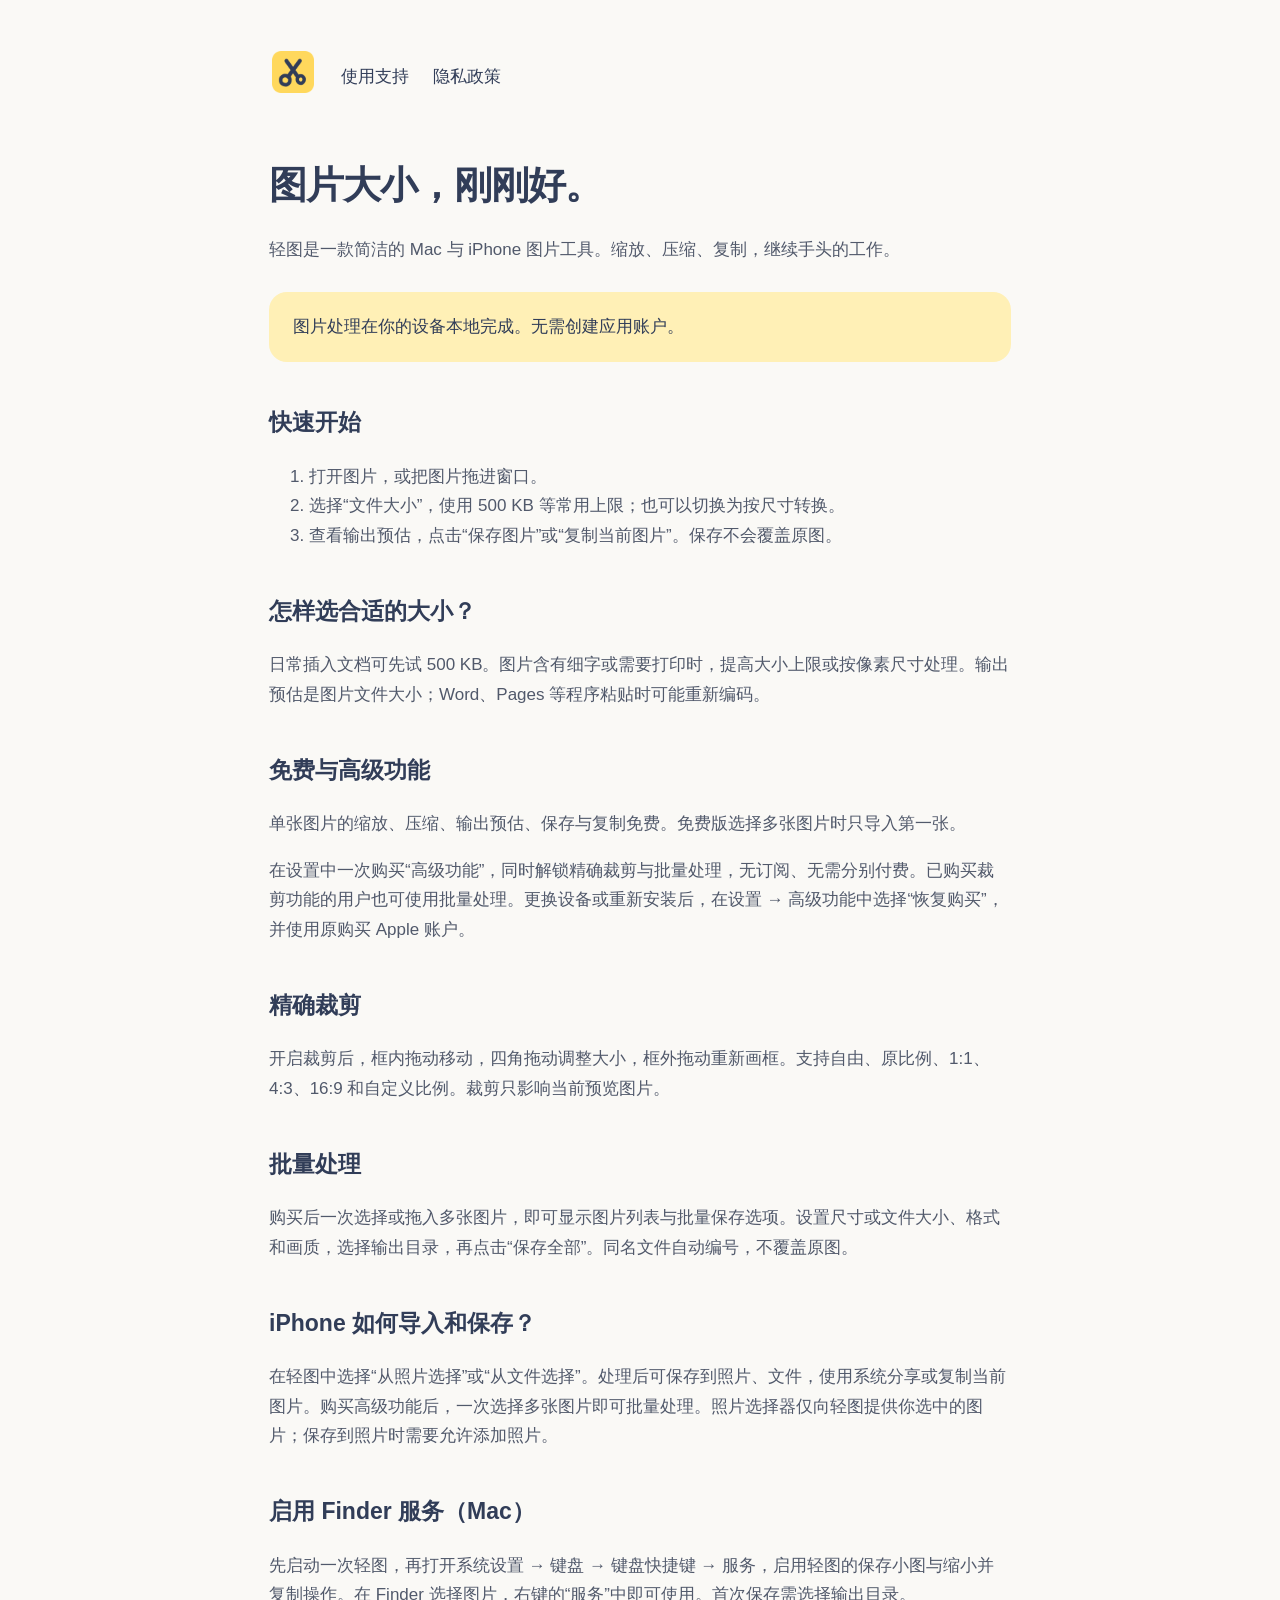
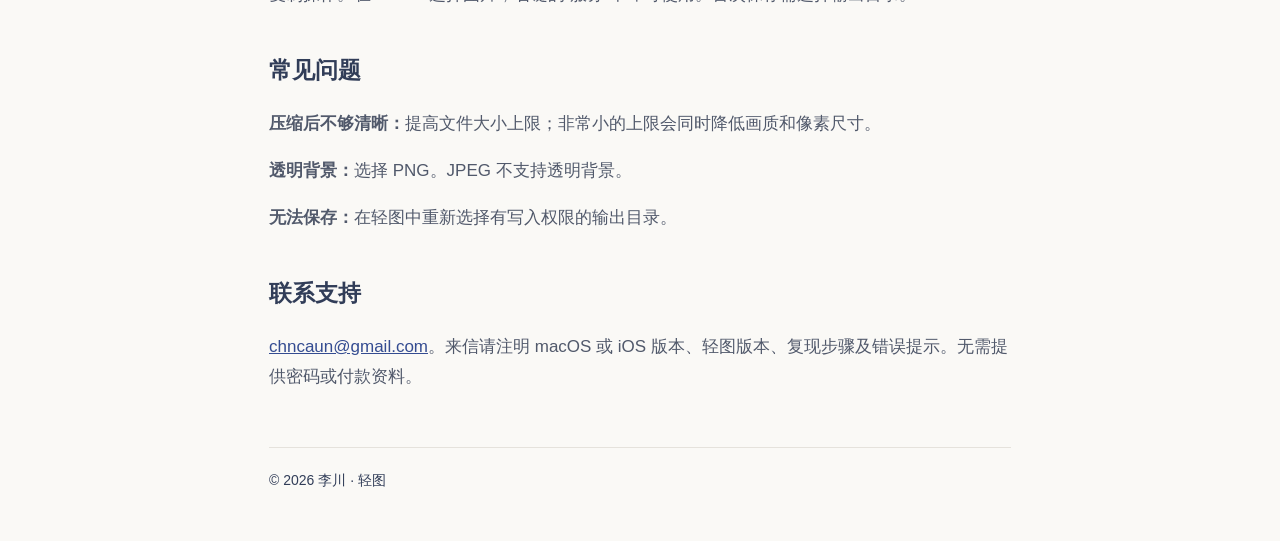
<file: index.html>
<!doctype html><html lang="zh-CN"><head><meta charset="utf-8"><meta name="viewport" content="width=device-width,initial-scale=1"><meta name="description" content="轻图 Mac 与 iPhone 图片工具：使用支持与隐私政策。"><title>使用支持 · 轻图</title><link rel="icon" href="./icon.png"><link rel="stylesheet" href="./style.css"></head><body><main><nav aria-label="主导航"><a href="./"><img src="./icon.png" alt="轻图黄色剪刀图标"></a><a href="./">使用支持</a><a href="./privacy.html">隐私政策</a></nav><h1>图片大小，刚刚好。</h1><p>轻图是一款简洁的 Mac 与 iPhone 图片工具。缩放、压缩、复制，继续手头的工作。</p><aside>图片处理在你的设备本地完成。无需创建应用账户。</aside><h2>快速开始</h2><ol><li>打开图片，或把图片拖进窗口。</li><li>选择“文件大小”，使用 500 KB 等常用上限；也可以切换为按尺寸转换。</li><li>查看输出预估，点击“保存图片”或“复制当前图片”。保存不会覆盖原图。</li></ol><h2>怎样选合适的大小？</h2><p>日常插入文档可先试 500 KB。图片含有细字或需要打印时，提高大小上限或按像素尺寸处理。输出预估是图片文件大小；Word、Pages 等程序粘贴时可能重新编码。</p><h2>免费与高级功能</h2><p>单张图片的缩放、压缩、输出预估、保存与复制免费。免费版选择多张图片时只导入第一张。</p><p>在设置中一次购买“高级功能”，同时解锁精确裁剪与批量处理，无订阅、无需分别付费。已购买裁剪功能的用户也可使用批量处理。更换设备或重新安装后，在设置 → 高级功能中选择“恢复购买”，并使用原购买 Apple 账户。</p><h2>精确裁剪</h2><p>开启裁剪后，框内拖动移动，四角拖动调整大小，框外拖动重新画框。支持自由、原比例、1:1、4:3、16:9 和自定义比例。裁剪只影响当前预览图片。</p><h2>批量处理</h2><p>购买后一次选择或拖入多张图片，即可显示图片列表与批量保存选项。设置尺寸或文件大小、格式和画质，选择输出目录，再点击“保存全部”。同名文件自动编号，不覆盖原图。</p><h2>iPhone 如何导入和保存？</h2><p>在轻图中选择“从照片选择”或“从文件选择”。处理后可保存到照片、文件，使用系统分享或复制当前图片。购买高级功能后，一次选择多张图片即可批量处理。照片选择器仅向轻图提供你选中的图片；保存到照片时需要允许添加照片。</p><h2>启用 Finder 服务（Mac）</h2><p>先启动一次轻图，再打开系统设置 → 键盘 → 键盘快捷键 → 服务，启用轻图的保存小图与缩小并复制操作。在 Finder 选择图片，右键的“服务”中即可使用。首次保存需选择输出目录。</p><h2>常见问题</h2><p><strong>压缩后不够清晰：</strong>提高文件大小上限；非常小的上限会同时降低画质和像素尺寸。</p><p><strong>透明背景：</strong>选择 PNG。JPEG 不支持透明背景。</p><p><strong>无法保存：</strong>在轻图中重新选择有写入权限的输出目录。</p><h2>联系支持</h2><p><a href="mailto:chncaun@gmail.com">chncaun@gmail.com</a>。来信请注明 macOS 或 iOS 版本、轻图版本、复现步骤及错误提示。无需提供密码或付款资料。</p><footer>© 2026 李川 · 轻图</footer></main></body></html>
</file>
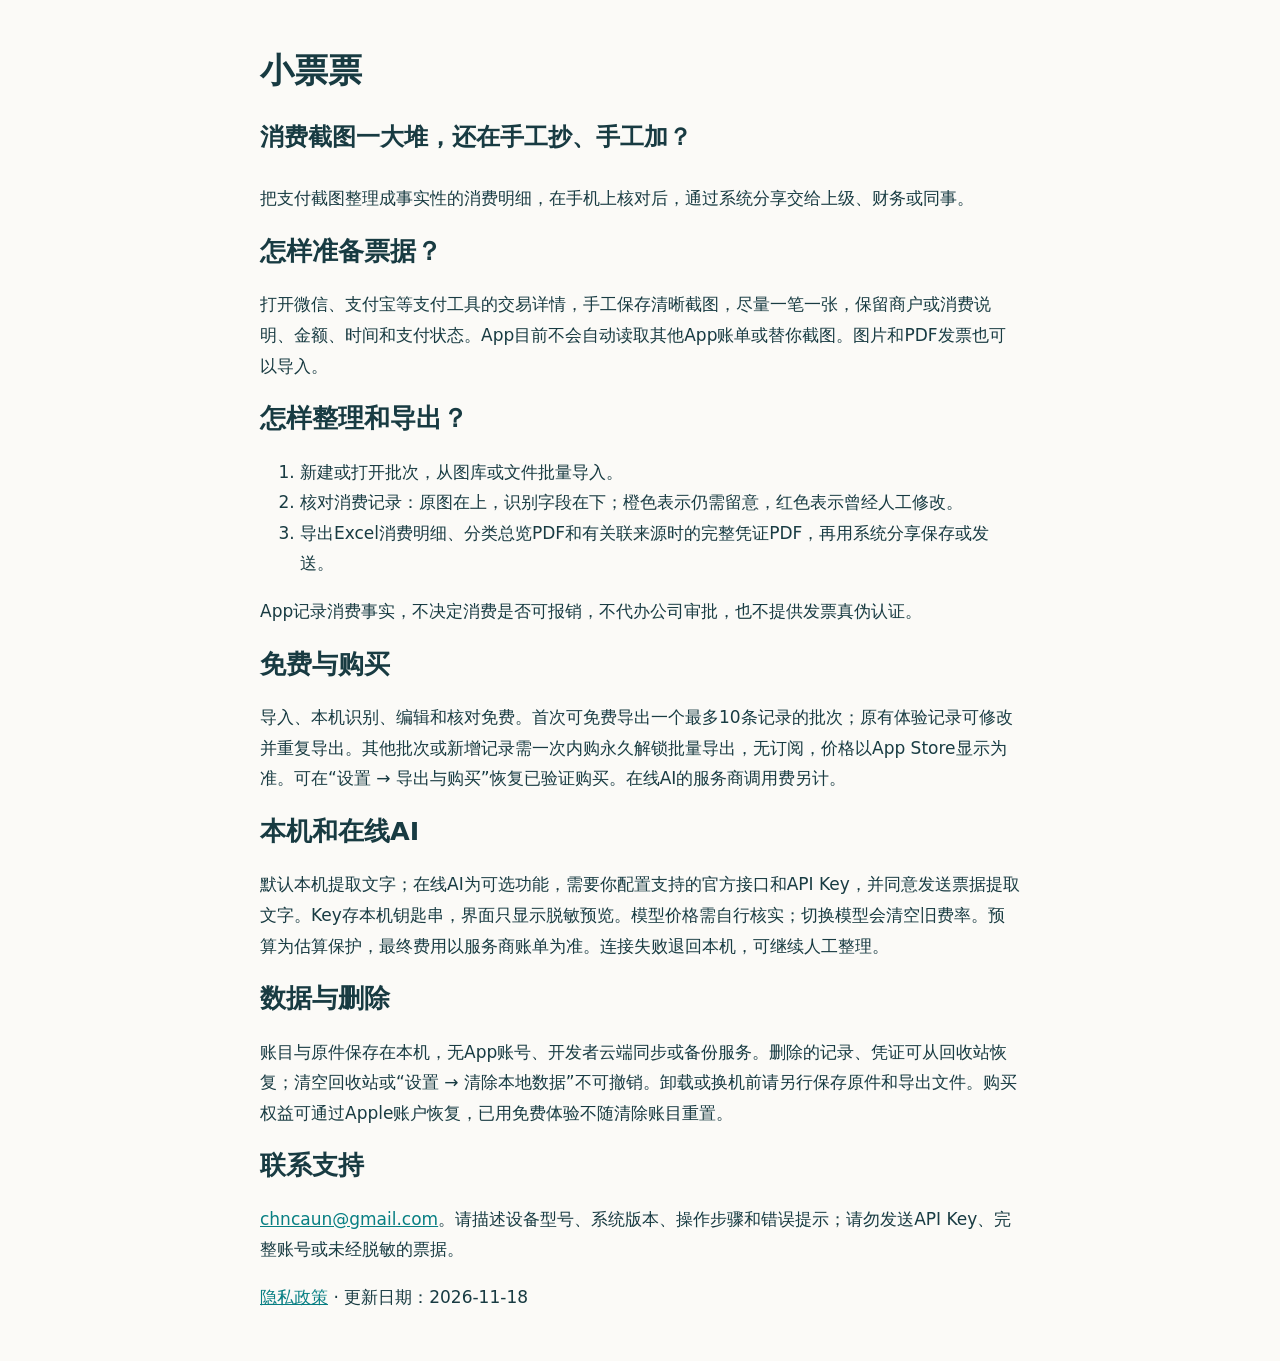
<file: receipt-organizer/index.html>
<!doctype html><html lang="zh-CN"><meta charset="utf-8"><meta name="viewport" content="width=device-width,initial-scale=1"><title>小票票 · 使用支持</title><style>body{max-width:760px;margin:48px auto;padding:0 24px;font:17px/1.8 system-ui;color:#183b42;background:#fbfaf7}h1,h2{line-height:1.3}a{color:#087f83}.lead{font-size:24px;font-weight:700}</style><h1>小票票</h1><p class="lead">消费截图一大堆，还在手工抄、手工加？</p><p>把支付截图整理成事实性的消费明细，在手机上核对后，通过系统分享交给上级、财务或同事。</p><h2>怎样准备票据？</h2><p>打开微信、支付宝等支付工具的交易详情，手工保存清晰截图，尽量一笔一张，保留商户或消费说明、金额、时间和支付状态。App目前不会自动读取其他App账单或替你截图。图片和PDF发票也可以导入。</p><h2>怎样整理和导出？</h2><ol><li>新建或打开批次，从图库或文件批量导入。</li><li>核对消费记录：原图在上，识别字段在下；橙色表示仍需留意，红色表示曾经人工修改。</li><li>导出Excel消费明细、分类总览PDF和有关联来源时的完整凭证PDF，再用系统分享保存或发送。</li></ol><p>App记录消费事实，不决定消费是否可报销，不代办公司审批，也不提供发票真伪认证。</p><h2>免费与购买</h2><p>导入、本机识别、编辑和核对免费。首次可免费导出一个最多10条记录的批次；原有体验记录可修改并重复导出。其他批次或新增记录需一次内购永久解锁批量导出，无订阅，价格以App Store显示为准。可在“设置 → 导出与购买”恢复已验证购买。在线AI的服务商调用费另计。</p><h2>本机和在线AI</h2><p>默认本机提取文字；在线AI为可选功能，需要你配置支持的官方接口和API Key，并同意发送票据提取文字。Key存本机钥匙串，界面只显示脱敏预览。模型价格需自行核实；切换模型会清空旧费率。预算为估算保护，最终费用以服务商账单为准。连接失败退回本机，可继续人工整理。</p><h2>数据与删除</h2><p>账目与原件保存在本机，无App账号、开发者云端同步或备份服务。删除的记录、凭证可从回收站恢复；清空回收站或“设置 → 清除本地数据”不可撤销。卸载或换机前请另行保存原件和导出文件。购买权益可通过Apple账户恢复，已用免费体验不随清除账目重置。</p><h2>联系支持</h2><p><a href="mailto:chncaun@gmail.com">chncaun@gmail.com</a>。请描述设备型号、系统版本、操作步骤和错误提示；请勿发送API Key、完整账号或未经脱敏的票据。</p><p><a href="privacy.html">隐私政策</a> · 更新日期：2026-11-18</p></html>
</file>
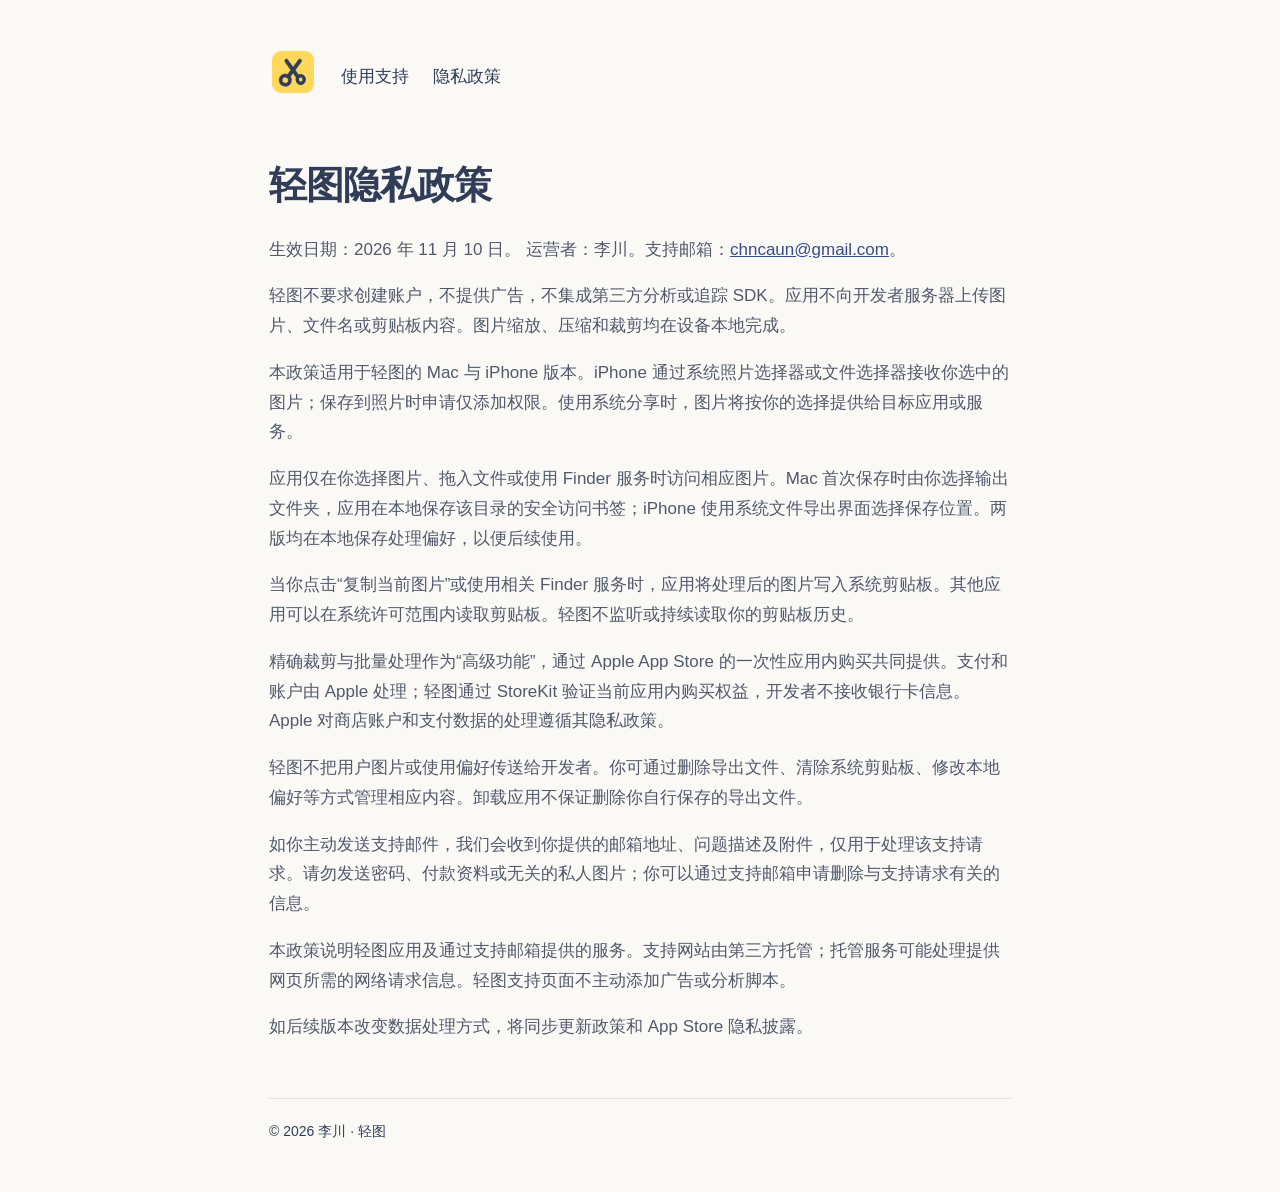
<file: privacy.html>
<!doctype html><html lang="zh-CN"><head><meta charset="utf-8"><meta name="viewport" content="width=device-width,initial-scale=1"><meta name="description" content="轻图 Mac 与 iPhone 图片工具：使用支持与隐私政策。"><title>隐私政策 · 轻图</title><link rel="icon" href="./icon.png"><link rel="stylesheet" href="./style.css"></head><body><main><nav aria-label="主导航"><a href="./"><img src="./icon.png" alt="轻图黄色剪刀图标"></a><a href="./">使用支持</a><a href="./privacy.html">隐私政策</a></nav><h1>轻图隐私政策</h1><p>生效日期：2026 年 11 月 10 日。
运营者：李川。支持邮箱：<a href="mailto:chncaun@gmail.com">chncaun@gmail.com</a>。</p><p>轻图不要求创建账户，不提供广告，不集成第三方分析或追踪 SDK。应用不向开发者服务器上传图片、文件名或剪贴板内容。图片缩放、压缩和裁剪均在设备本地完成。</p><p>本政策适用于轻图的 Mac 与 iPhone 版本。iPhone 通过系统照片选择器或文件选择器接收你选中的图片；保存到照片时申请仅添加权限。使用系统分享时，图片将按你的选择提供给目标应用或服务。</p><p>应用仅在你选择图片、拖入文件或使用 Finder 服务时访问相应图片。Mac 首次保存时由你选择输出文件夹，应用在本地保存该目录的安全访问书签；iPhone 使用系统文件导出界面选择保存位置。两版均在本地保存处理偏好，以便后续使用。</p><p>当你点击“复制当前图片”或使用相关 Finder 服务时，应用将处理后的图片写入系统剪贴板。其他应用可以在系统许可范围内读取剪贴板。轻图不监听或持续读取你的剪贴板历史。</p><p>精确裁剪与批量处理作为“高级功能”，通过 Apple App Store 的一次性应用内购买共同提供。支付和账户由 Apple 处理；轻图通过 StoreKit 验证当前应用内购买权益，开发者不接收银行卡信息。Apple 对商店账户和支付数据的处理遵循其隐私政策。</p><p>轻图不把用户图片或使用偏好传送给开发者。你可通过删除导出文件、清除系统剪贴板、修改本地偏好等方式管理相应内容。卸载应用不保证删除你自行保存的导出文件。</p><p>如你主动发送支持邮件，我们会收到你提供的邮箱地址、问题描述及附件，仅用于处理该支持请求。请勿发送密码、付款资料或无关的私人图片；你可以通过支持邮箱申请删除与支持请求有关的信息。</p><p>本政策说明轻图应用及通过支持邮箱提供的服务。支持网站由第三方托管；托管服务可能处理提供网页所需的网络请求信息。轻图支持页面不主动添加广告或分析脚本。</p><p>如后续版本改变数据处理方式，将同步更新政策和 App Store 隐私披露。</p><footer>© 2026 李川 · 轻图</footer></main></body></html>
</file>
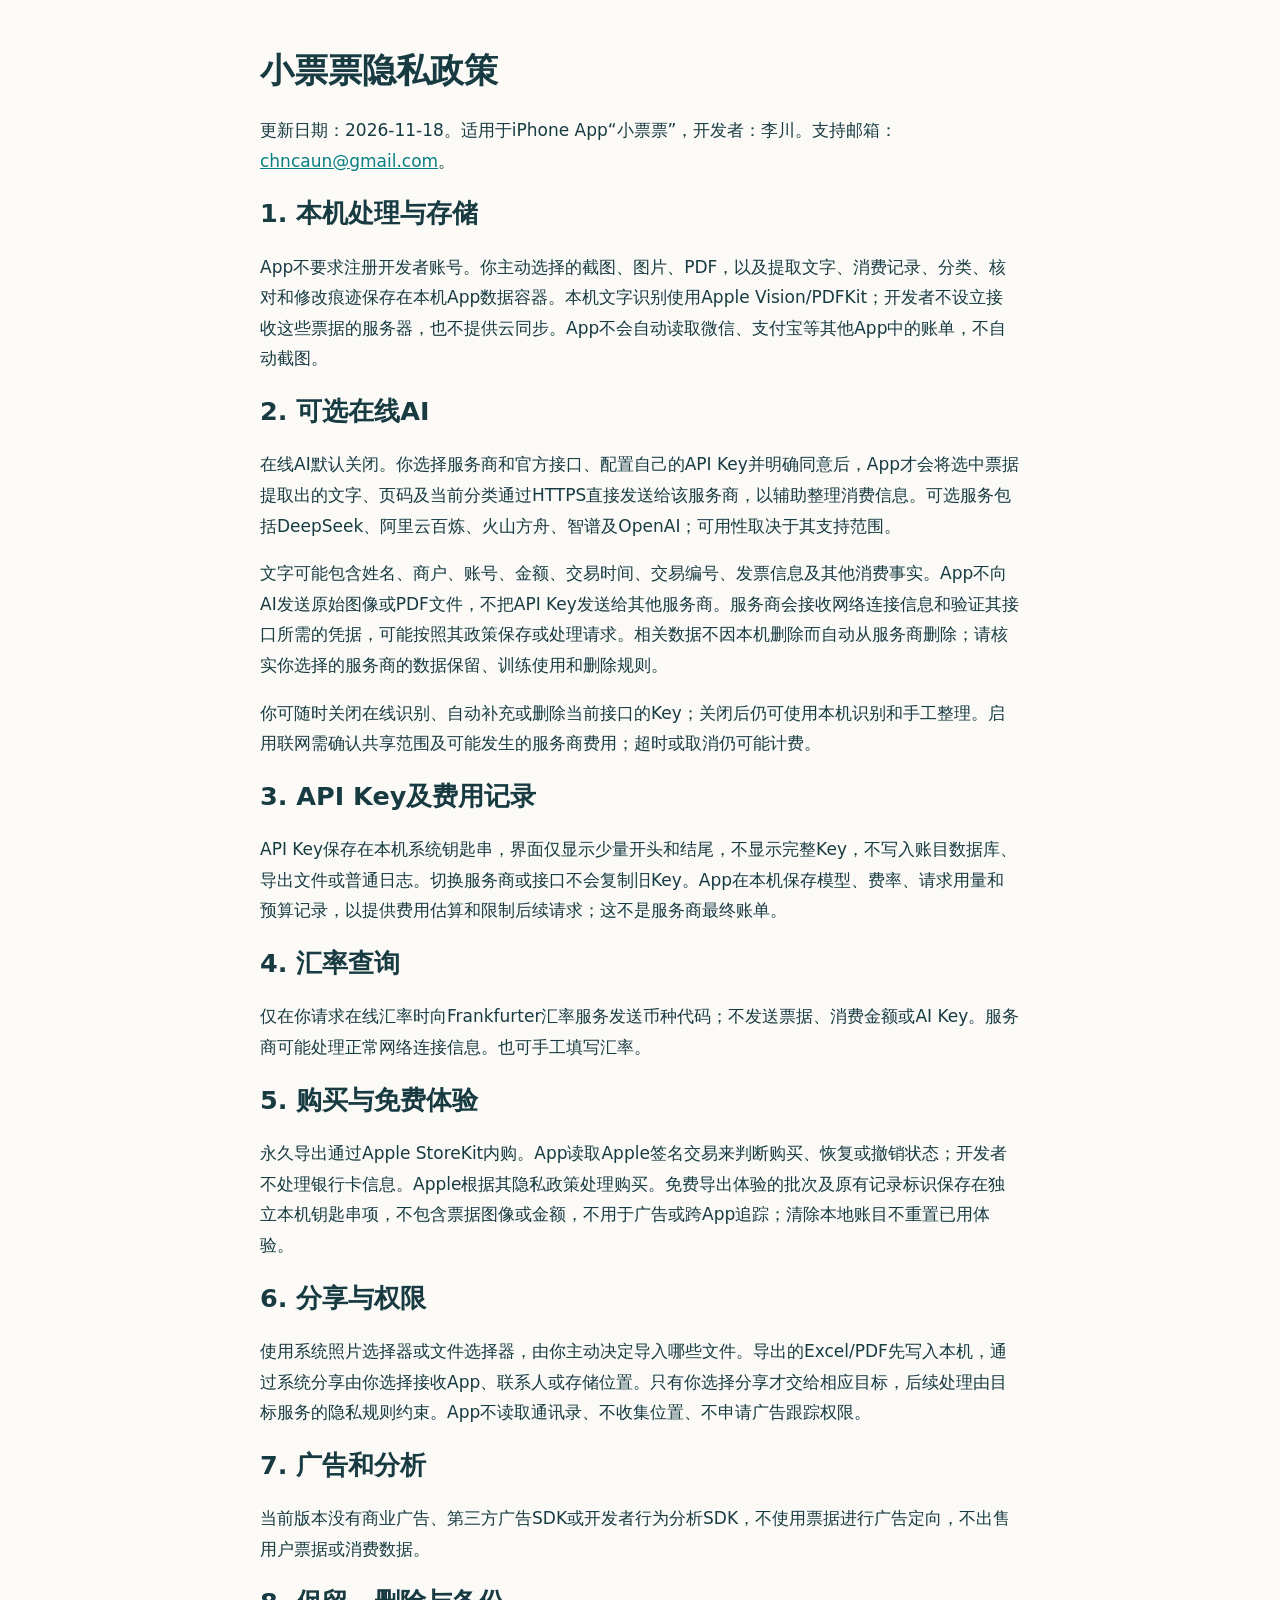
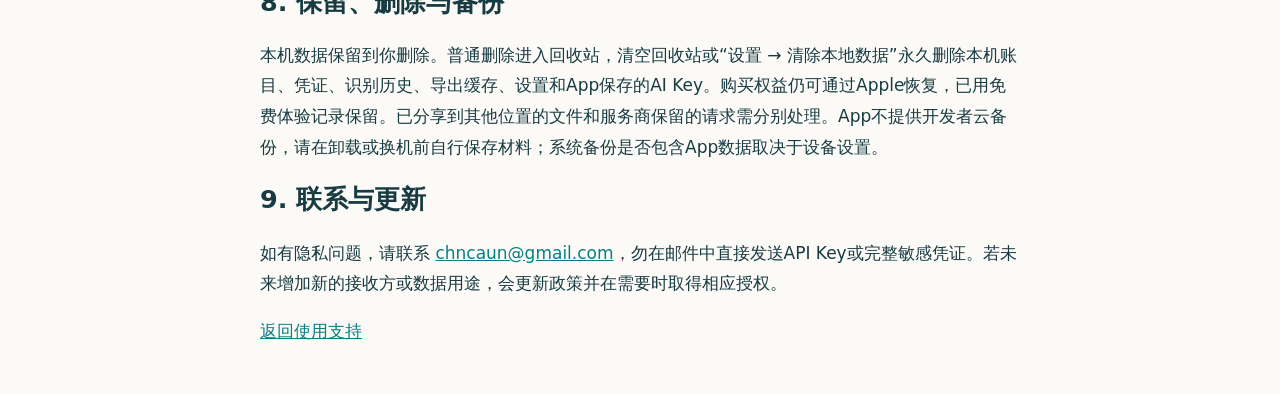
<file: receipt-organizer/privacy.html>
<!doctype html><html lang="zh-CN"><meta charset="utf-8"><meta name="viewport" content="width=device-width,initial-scale=1"><title>小票票 · 隐私政策</title><style>body{max-width:760px;margin:48px auto;padding:0 24px;font:17px/1.8 system-ui;color:#183b42;background:#fbfaf7}h1,h2{line-height:1.3}a{color:#087f83}</style><h1>小票票隐私政策</h1><p>更新日期：2026-11-18。适用于iPhone App“小票票”，开发者：李川。支持邮箱：<a href="mailto:chncaun@gmail.com">chncaun@gmail.com</a>。</p><h2>1. 本机处理与存储</h2><p>App不要求注册开发者账号。你主动选择的截图、图片、PDF，以及提取文字、消费记录、分类、核对和修改痕迹保存在本机App数据容器。本机文字识别使用Apple Vision/PDFKit；开发者不设立接收这些票据的服务器，也不提供云同步。App不会自动读取微信、支付宝等其他App中的账单，不自动截图。</p><h2>2. 可选在线AI</h2><p>在线AI默认关闭。你选择服务商和官方接口、配置自己的API Key并明确同意后，App才会将选中票据提取出的文字、页码及当前分类通过HTTPS直接发送给该服务商，以辅助整理消费信息。可选服务包括DeepSeek、阿里云百炼、火山方舟、智谱及OpenAI；可用性取决于其支持范围。</p><p>文字可能包含姓名、商户、账号、金额、交易时间、交易编号、发票信息及其他消费事实。App不向AI发送原始图像或PDF文件，不把API Key发送给其他服务商。服务商会接收网络连接信息和验证其接口所需的凭据，可能按照其政策保存或处理请求。相关数据不因本机删除而自动从服务商删除；请核实你选择的服务商的数据保留、训练使用和删除规则。</p><p>你可随时关闭在线识别、自动补充或删除当前接口的Key；关闭后仍可使用本机识别和手工整理。启用联网需确认共享范围及可能发生的服务商费用；超时或取消仍可能计费。</p><h2>3. API Key及费用记录</h2><p>API Key保存在本机系统钥匙串，界面仅显示少量开头和结尾，不显示完整Key，不写入账目数据库、导出文件或普通日志。切换服务商或接口不会复制旧Key。App在本机保存模型、费率、请求用量和预算记录，以提供费用估算和限制后续请求；这不是服务商最终账单。</p><h2>4. 汇率查询</h2><p>仅在你请求在线汇率时向Frankfurter汇率服务发送币种代码；不发送票据、消费金额或AI Key。服务商可能处理正常网络连接信息。也可手工填写汇率。</p><h2>5. 购买与免费体验</h2><p>永久导出通过Apple StoreKit内购。App读取Apple签名交易来判断购买、恢复或撤销状态；开发者不处理银行卡信息。Apple根据其隐私政策处理购买。免费导出体验的批次及原有记录标识保存在独立本机钥匙串项，不包含票据图像或金额，不用于广告或跨App追踪；清除本地账目不重置已用体验。</p><h2>6. 分享与权限</h2><p>使用系统照片选择器或文件选择器，由你主动决定导入哪些文件。导出的Excel/PDF先写入本机，通过系统分享由你选择接收App、联系人或存储位置。只有你选择分享才交给相应目标，后续处理由目标服务的隐私规则约束。App不读取通讯录、不收集位置、不申请广告跟踪权限。</p><h2>7. 广告和分析</h2><p>当前版本没有商业广告、第三方广告SDK或开发者行为分析SDK，不使用票据进行广告定向，不出售用户票据或消费数据。</p><h2>8. 保留、删除与备份</h2><p>本机数据保留到你删除。普通删除进入回收站，清空回收站或“设置 → 清除本地数据”永久删除本机账目、凭证、识别历史、导出缓存、设置和App保存的AI Key。购买权益仍可通过Apple恢复，已用免费体验记录保留。已分享到其他位置的文件和服务商保留的请求需分别处理。App不提供开发者云备份，请在卸载或换机前自行保存材料；系统备份是否包含App数据取决于设备设置。</p><h2>9. 联系与更新</h2><p>如有隐私问题，请联系 <a href="mailto:chncaun@gmail.com">chncaun@gmail.com</a>，勿在邮件中直接发送API Key或完整敏感凭证。若未来增加新的接收方或数据用途，会更新政策并在需要时取得相应授权。</p><p><a href="index.html">返回使用支持</a></p></html>
</file>
<file: style.css>
*{box-sizing:border-box}body{margin:0;background:#faf9f6;color:#313d58;font:17px/1.75 -apple-system,BlinkMacSystemFont,"Segoe UI",sans-serif}main{max-width:790px;margin:auto;padding:48px 24px}nav{display:flex;gap:24px;align-items:center;margin-bottom:56px}nav a{color:inherit;text-decoration:none}nav img{width:48px;height:48px;border-radius:12px}h1{font-size:38px;line-height:1.25;letter-spacing:-1px}h2{font-size:23px;margin-top:40px}p,li{color:#51596b}a{color:#344c91}aside{background:#fff0b6;padding:20px 24px;border-radius:18px;margin:28px 0}footer{border-top:1px solid #e5e2dc;margin-top:56px;padding-top:20px;font-size:14px}a:focus-visible{outline:3px solid #d4a800;outline-offset:5px}@media(max-width:600px){main{padding-top:24px}h1{font-size:30px}nav{margin-bottom:36px}}
</file>
